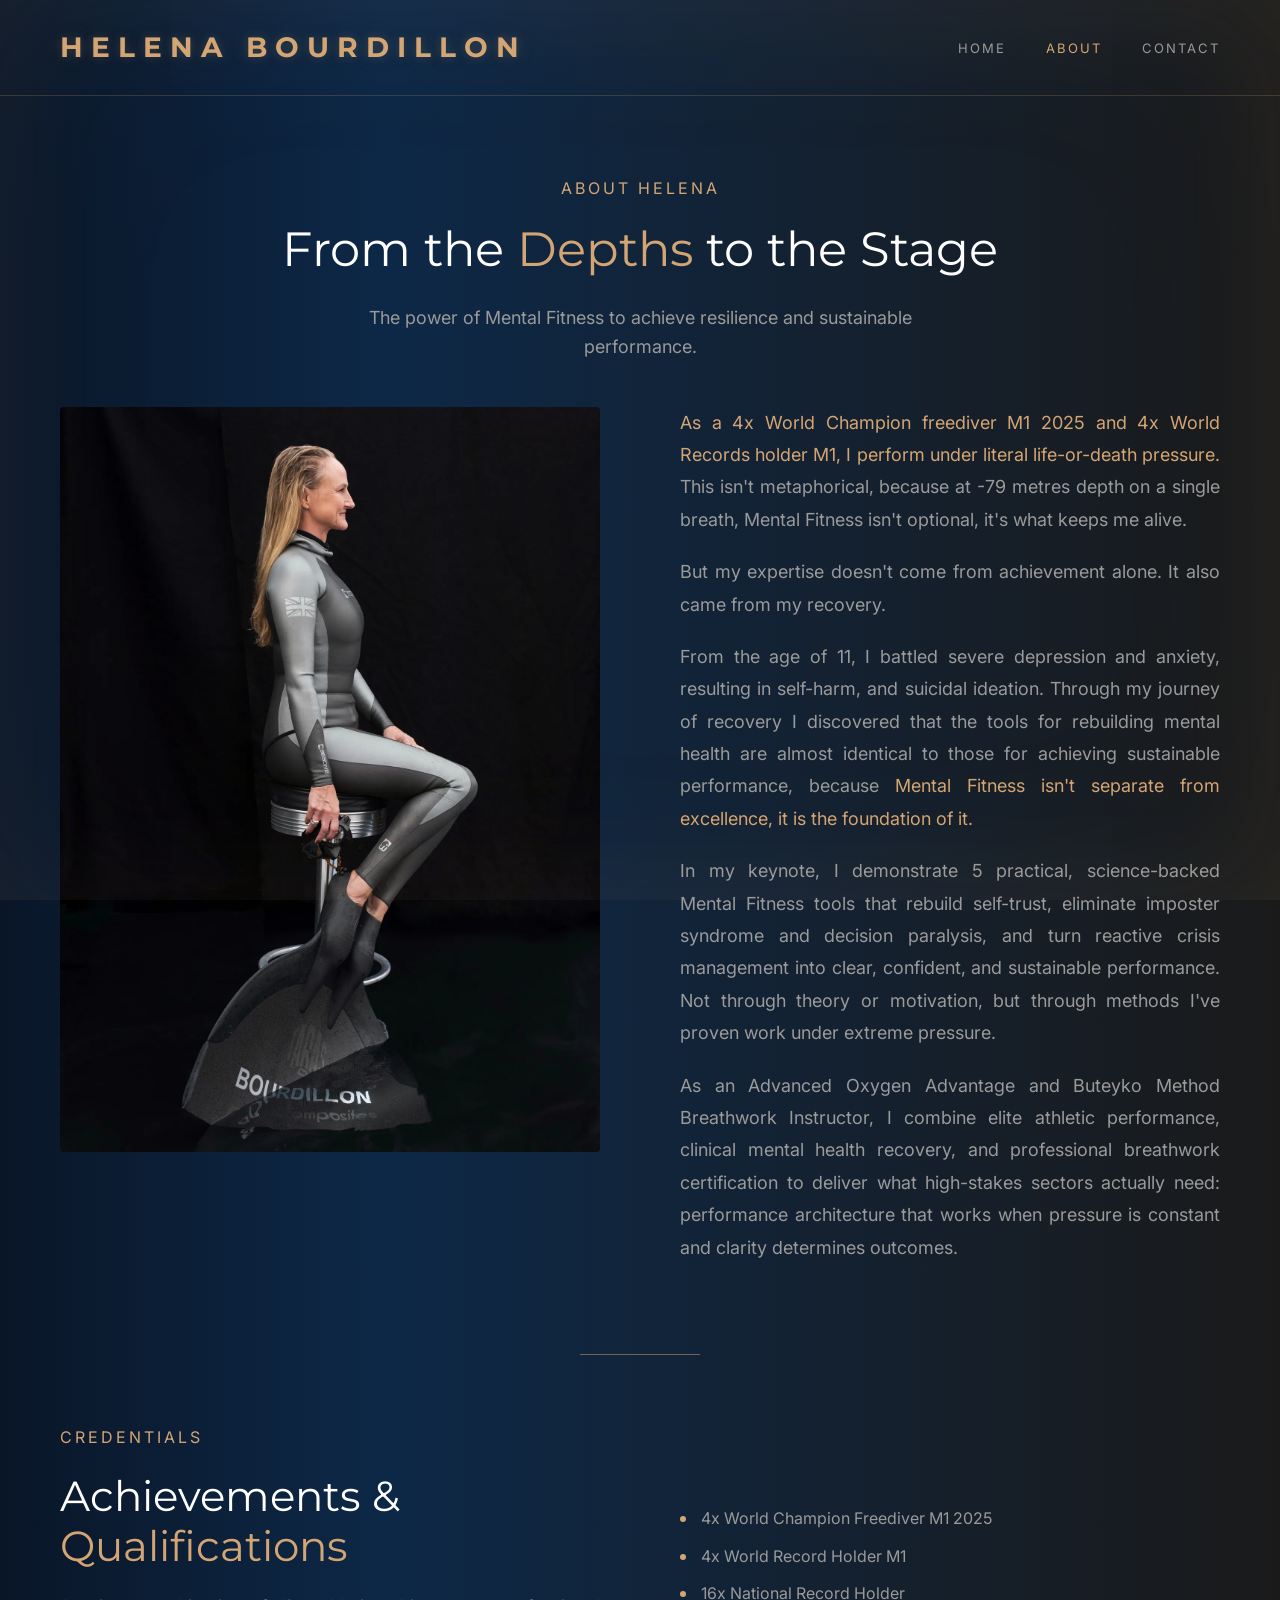
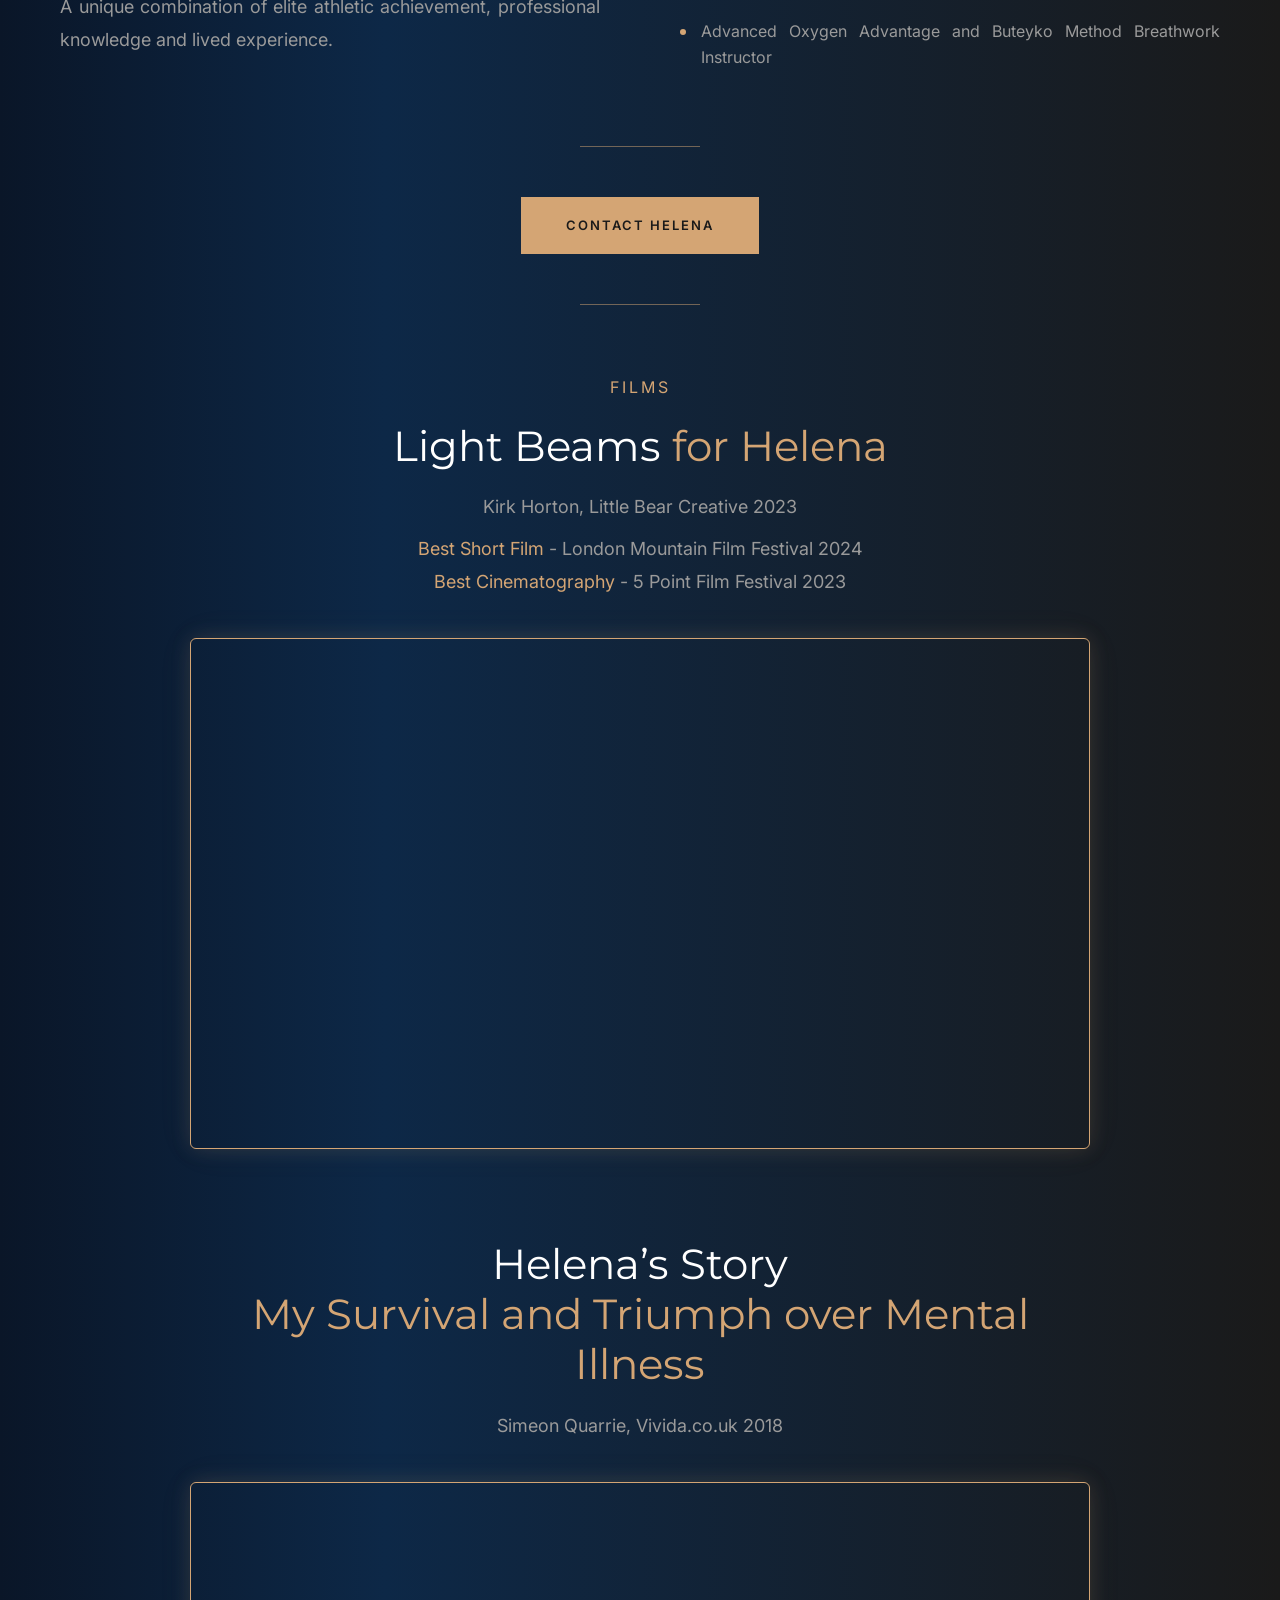
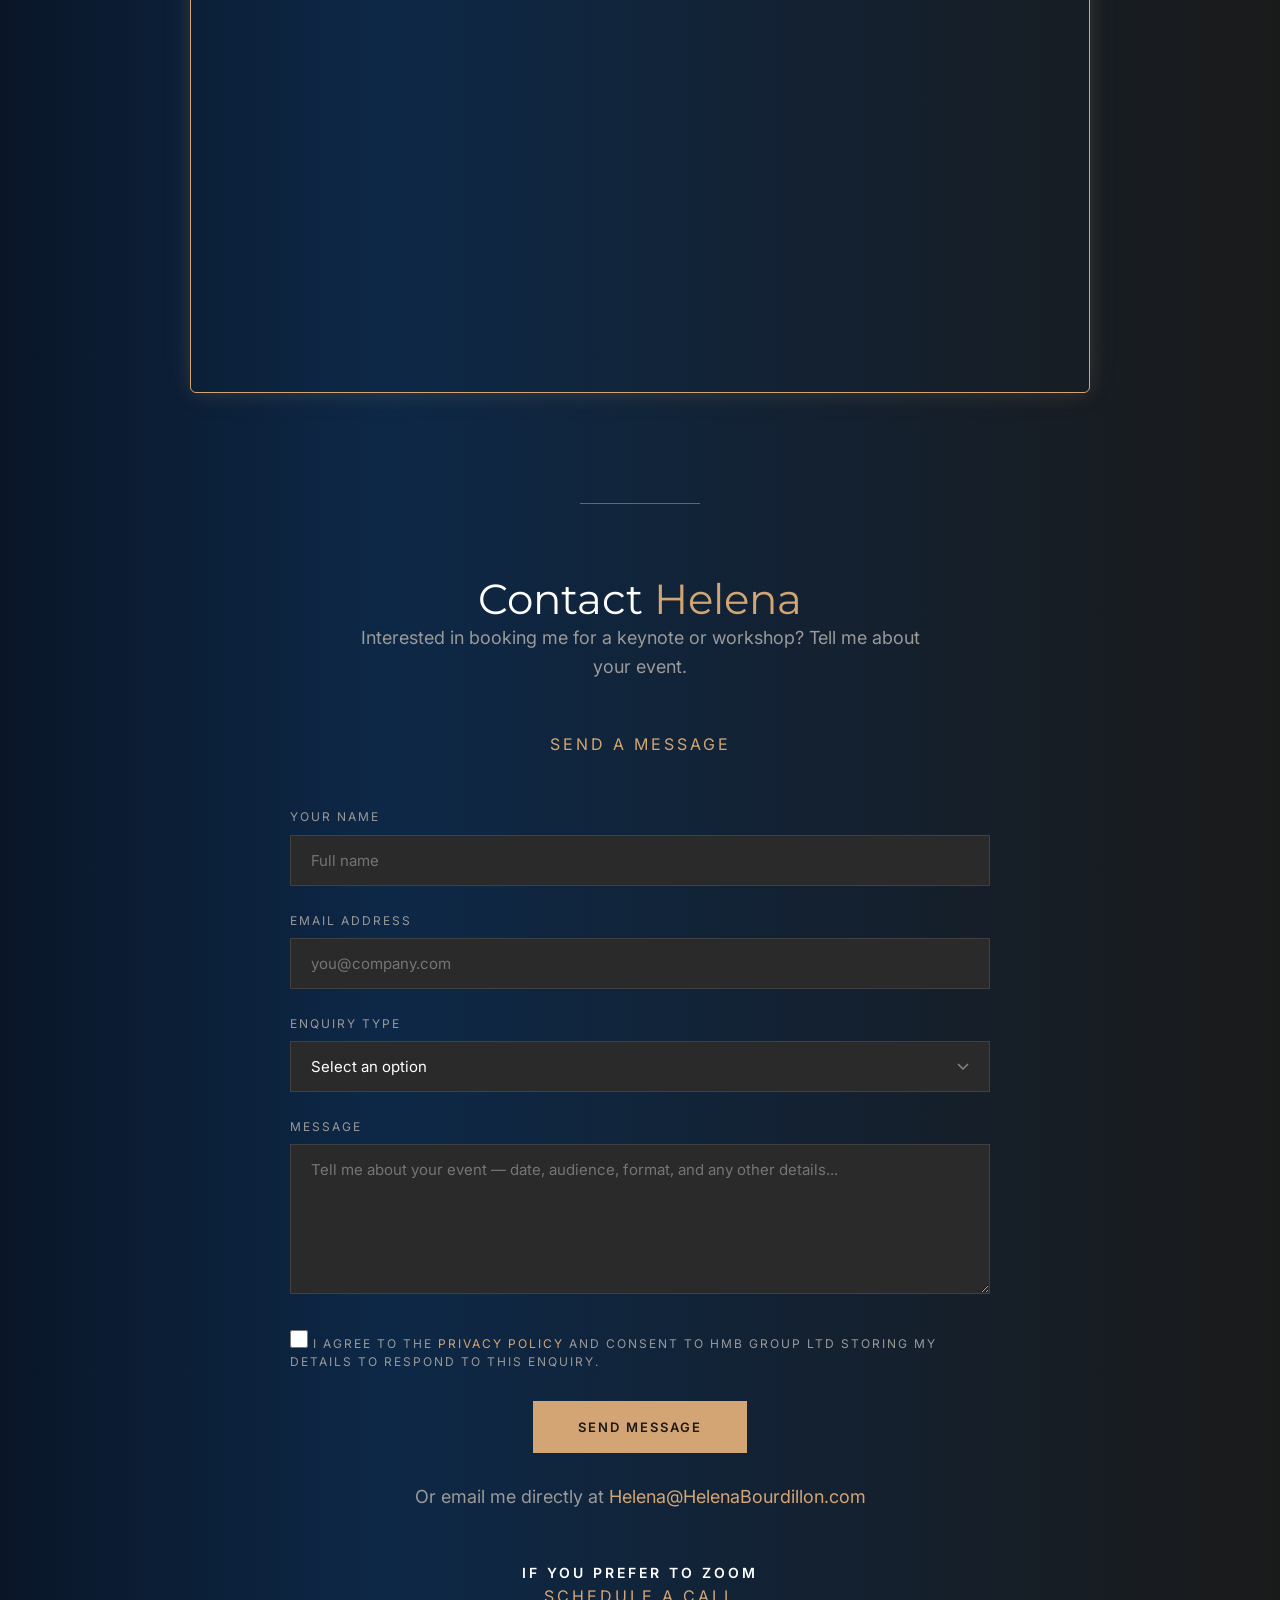
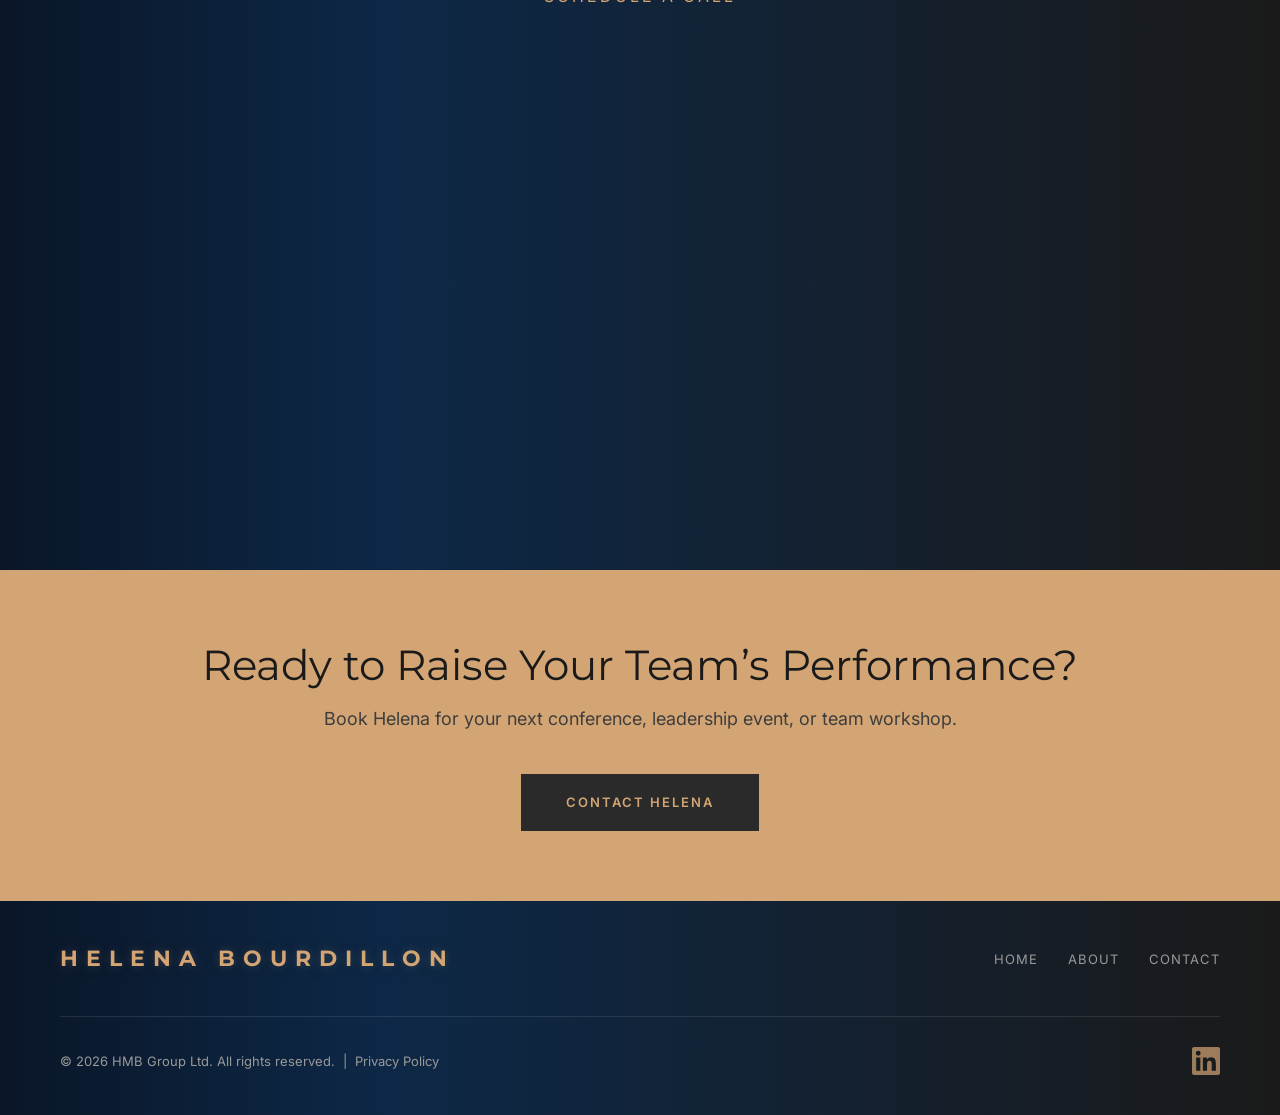
<file: about.html>
<!DOCTYPE html>
<html lang="en">
<head>
    <meta charset="UTF-8">
    <meta name="viewport" content="width=device-width, initial-scale=1.0">
    <title>About — Helena Bourdillon | 4x World Champion Freediver</title>
    <meta name="description" content="Helena Bourdillon is a 4x World Champion freediver, 4x World Record holder, and keynote speaker on mental fitness and resilience.">
    <link rel="canonical" href="https://helenabourdillon.com/about">
    <meta property="og:title" content="About — Helena Bourdillon | 4x World Champion Freediver">
    <meta property="og:description" content="Helena Bourdillon is a 4x World Champion freediver, 4x World Record holder, and keynote speaker on mental fitness and resilience.">
    <meta property="og:type" content="website">
    <meta property="og:url" content="https://helenabourdillon.com/about">
    <meta property="og:image" content="https://helenabourdillon.com/images/helena-monofin.jpeg">
    <meta property="og:site_name" content="Helena Bourdillon">
    <meta name="twitter:card" content="summary_large_image">
    <meta name="twitter:title" content="About — Helena Bourdillon | 4x World Champion Freediver">
    <meta name="twitter:description" content="Helena Bourdillon is a 4x World Champion freediver, 4x World Record holder, and keynote speaker on mental fitness and resilience.">
    <meta name="twitter:image" content="https://helenabourdillon.com/images/helena-monofin.jpeg">
    <link rel="icon" type="image/x-icon" href="/favicon.ico">
    <link rel="icon" type="image/svg+xml" href="/favicon.svg">
    <link rel="icon" type="image/png" sizes="32x32" href="/favicon-32x32.png">
    <link rel="icon" type="image/png" sizes="16x16" href="/favicon-16x16.png">
    <link rel="apple-touch-icon" sizes="180x180" href="/apple-touch-icon.png">
    <link rel="manifest" href="/site.webmanifest">
    <meta name="theme-color" content="#1a1a1a">
    <link rel="preconnect" href="https://fonts.googleapis.com">
    <link rel="preconnect" href="https://fonts.gstatic.com" crossorigin>
    <link href="https://fonts.googleapis.com/css2?family=Montserrat:wght@400;500;600;700&family=Playfair+Display:wght@400;600;700&family=Inter:wght@300;400;500;600&display=swap" rel="stylesheet" media="print" onload="this.media='all'">
    <link rel="stylesheet" href="css/styles.css">
</head>
<body class="page-about">

    <!-- Navigation -->
    <header class="site-header">
        <a href="index.html" class="logo">HELENA BOURDILLON</a>
        <nav>
            <ul class="nav-links">
                <li><a href="index.html">Home</a></li>
                <li><a href="about.html" class="active">About</a></li>
                <li><a href="#contact">Contact</a></li>
            </ul>
        </nav>
        <button class="nav-toggle" aria-label="Toggle navigation">
            <span></span>
            <span></span>
            <span></span>
        </button>
    </header>

    <main>

    <!-- Page Header -->
    <div class="page-header">
        <div class="section-label">About Helena</div>
        <h1>From the <span class="gold">Depths</span> to the Stage</h1>
        <p>The power of Mental Fitness to achieve resilience and sustainable performance.</p>
    </div>

    <!-- Bio Section -->
    <section class="section" style="padding-top: 15px;">
        <div class="container">
            <div class="content-grid fade-in">
                <div class="hero-image" style="height: auto; overflow: visible;">
                    <img src="images/helena-monofin.webp" alt="Helena Bourdillon with monofin" style="border-radius: 4px; width: 100%; height: auto; object-fit: initial;" width="1448" height="2000" loading="eager">
                </div>
                <div class="content-block" style="padding-top: 0;">
                    <p><span class="gold">As a 4x World Champion freediver M1 2025 and 4x World Records holder M1, I perform under literal life-or-death pressure.</span> This isn't metaphorical, because at -79 metres depth on a single breath, Mental Fitness isn't optional, it's what keeps me alive.</p>
                    <p>But my expertise doesn't come from achievement alone. It also came from my recovery.</p>
                    <p>From the age of 11, I battled severe depression and anxiety, resulting in self-harm, and suicidal ideation. Through my journey of recovery I discovered that the tools for rebuilding mental health are almost identical to those for achieving sustainable performance, because <span class="gold">Mental Fitness isn't separate from excellence, it is the foundation of it.</span></p>
                    <p>In my keynote, I demonstrate 5 practical, science-backed Mental Fitness tools that rebuild self-trust, eliminate imposter syndrome and decision paralysis, and turn reactive crisis management into clear, confident, and sustainable performance. Not through theory or motivation, but through methods I've proven work under extreme pressure.</p>
                    <p>As an Advanced Oxygen Advantage and Buteyko Method Breathwork Instructor, I combine elite athletic performance, clinical mental health recovery, and professional breathwork certification to deliver what high-stakes sectors actually need: performance architecture that works when pressure is constant and clarity determines outcomes.</p>
                </div>
            </div>
        </div>
    </section>

    <div class="section-divider"></div>

    <!-- Credentials -->
    <section class="section">
        <div class="container">
            <div class="content-grid credentials-grid fade-in">
                <div class="content-block">
                    <div class="section-label">Credentials</div>
                    <h2 style="margin-bottom: 20px;">Achievements &amp; <span class="gold">Qualifications</span></h2>
                    <p style="text-align: justify;">A unique combination of elite athletic achievement, professional knowledge and lived experience.</p>
                </div>
                <div>
                    <ul class="credentials-list">
                        <li>4x World Champion Freediver M1 2025</li>
                        <li>4x World Record Holder M1</li>
                        <li>16x National Record Holder</li>
                        <li>Advanced Oxygen Advantage and Buteyko Method Breathwork Instructor</li>
                    </ul>
                </div>
            </div>
        </div>
    </section>

    <!-- Contact Button -->
    <div class="section-divider"></div>
    <div style="text-align: center; padding: 0;">
        <a href="#contact" class="btn btn-primary">Contact Helena</a>
    </div>
    <div class="section-divider"></div>

    <!-- Documentary -->
    <section class="section">
        <div class="container" style="text-align: center; max-width: 900px;">
            <div class="section-label fade-in">Films</div>
            <h2 class="fade-in">Light Beams <span class="gold">for Helena</span></h2>
            <p class="section-subtitle fade-in" style="margin: 20px auto 10px; text-align: center;">Kirk Horton, Little Bear Creative 2023</p>
            <p class="section-subtitle fade-in" style="margin: 0 auto 30px; text-align: center;"><span class="gold">Best Short Film</span> - London Mountain Film Festival 2024<br><span class="gold">Best Cinematography</span> - 5 Point Film Festival 2023</p>
            <div class="video-embed fade-in" style="margin: 40px auto;">
                <div style="padding: 56.25% 0 0 0; position: relative;">
                    <iframe src="https://player.vimeo.com/video/791215649?h=0&title=0&byline=0&portrait=0" style="position: absolute; top: 0; left: 0; width: 100%; height: 100%;" frameborder="0" allow="autoplay; fullscreen; picture-in-picture" allowfullscreen title="Light Beams for Helena — Documentary Film"></iframe>
                </div>
            </div>
            <h2 class="fade-in" style="margin-top: 90px;">Helena&rsquo;s Story<br><span class="gold">My Survival and Triumph over Mental Illness</span></h2>
            <p class="section-subtitle fade-in" style="margin: 20px auto 30px; text-align: center;">Simeon Quarrie, Vivida.co.uk 2018</p>
            <div class="video-embed fade-in" style="margin: 40px auto;">
                <div style="padding: 56.25% 0 0 0; position: relative;">
                    <iframe src="https://player.vimeo.com/video/294143855?h=0&title=0&byline=0&portrait=0" style="position: absolute; top: 0; left: 0; width: 100%; height: 100%;" frameborder="0" allow="autoplay; fullscreen; picture-in-picture" allowfullscreen title="Helena's Story — My Survival and Triumph over Mental Illness"></iframe>
                </div>
            </div>
        </div>
    </section>

    <div class="section-divider"></div>

    <!-- Contact Section -->
    <section id="contact" class="section">
        <div class="container">
            <div class="page-header" style="padding: 0 0 30px;">
                <h2>Contact <span class="gold">Helena</span></h2>
                <p>Interested in booking me for a keynote or workshop? Tell me about your event.</p>
                <div class="section-label">Send a Message</div>
            </div>
        </div>
        <div class="container" style="max-width: 700px;">
            <div class="fade-in">
                <form action="https://formspree.io/f/mlgwngnw" method="POST" id="contact-form">
                    <div class="form-group">
                        <label for="name">Your Name</label>
                        <input type="text" id="name" name="name" required placeholder="Full name">
                    </div>
                    <div class="form-group">
                        <label for="email">Email Address</label>
                        <input type="email" id="email" name="email" required placeholder="you@company.com">
                    </div>
                    <div class="form-group">
                        <label for="subject">Enquiry Type</label>
                        <select id="subject" name="subject" required>
                            <option value="" disabled selected>Select an option</option>
                            <option value="Keynote Booking">Keynote Booking</option>
                            <option value="Workshop Enquiry">Workshop Enquiry</option>
                            <option value="Media / Press">Media / Press</option>
                            <option value="Other">Other</option>
                        </select>
                    </div>
                    <div class="form-group">
                        <label for="message">Message</label>
                        <textarea id="message" name="message" required placeholder="Tell me about your event — date, audience, format, and any other details..."></textarea>
                    </div>
                    <div class="form-group form-consent">
                        <label class="consent-label">
                            <input type="checkbox" name="consent" required>
                            <span>I agree to the <a href="privacy.html" style="color: var(--color-gold);">Privacy Policy</a> and consent to HMB Group Ltd storing my details to respond to this enquiry.</span>
                        </label>
                    </div>
                    <div style="text-align: center;">
                        <button type="submit" class="btn btn-primary">Send Message</button>
                    </div>
                </form>
                <p style="text-align: center; margin-top: 30px; color: var(--color-text-secondary);">Or email me directly at <a href="mailto:Helena@HelenaBourdillon.com" style="color: var(--color-gold);">Helena@HelenaBourdillon.com</a></p>
                <p style="text-align: center; margin-top: 50px; margin-bottom: -20px; font-size: 14px; font-weight: 600; color: #ffffff; letter-spacing: 3px; text-transform: uppercase;">If You Prefer to Zoom</p>
            </div>
        </div>
    </section>

    <!-- Book a Call -->
    <section class="section" id="book-a-call" style="padding-top: 0;">
        <div class="container">
            <div class="fade-in" style="text-align: center; margin-bottom: 40px;">
                <div class="section-label">Schedule a Call</div>
            </div>
            <div class="fade-in">
                <!-- Cal inline embed code -->
                <div id="my-cal-inline" style="width:100%;height:500px;overflow:scroll"></div>
                <script type="text/javascript">
                (function (C, A, L) { let p = function (a, ar) { a.q.push(ar); }; let d = C.document; C.Cal = C.Cal || function () { let cal = C.Cal; let ar = arguments; if (!cal.loaded) { cal.ns = {}; cal.q = cal.q || []; d.head.appendChild(d.createElement("script")).src = A; cal.loaded = true; } if (ar[0] === L) { const api = function () { p(api, arguments); }; const namespace = ar[1]; api.q = api.q || []; if(typeof namespace === "string"){cal.ns[namespace] = cal.ns[namespace] || api;p(cal.ns[namespace], ar);p(cal, ["initNamespace", namespace]);} else p(cal, ar); return;} p(cal, ar); }; })(window, "https://app.cal.com/embed/embed.js", "init");
                Cal("init", {origin:"https://cal.com"});
                Cal("inline", {
                  elementOrSelector:"#my-cal-inline",
                  calLink: "helenabourdillon",
                  layout: "month_view",
                  config: {
                    theme: "dark"
                  }
                });
                Cal("ui", {"hideEventTypeDetails":false,"layout":"month_view"});
                </script>
            </div>
        </div>
    </section>

    <!-- Contact CTA -->
    <section class="section-gold">
        <div class="cta-section">
            <h2>Ready to Raise Your Team&rsquo;s Performance?</h2>
            <p>Book Helena for your next conference, leadership event, or team workshop.</p>
            <a href="#contact" class="btn btn-dark">Contact Helena</a>
        </div>
    </section>

    </main>

    <!-- Footer -->
    <footer class="site-footer">
        <div class="footer-content">
            <a href="index.html" class="footer-logo">HELENA BOURDILLON</a>
            <ul class="footer-links">
                <li><a href="index.html">Home</a></li>
                <li><a href="about.html">About</a></li>
                <li><a href="#contact">Contact</a></li>
            </ul>
        </div>
        <div class="footer-bottom">
            <span>&copy; 2026 HMB Group Ltd. All rights reserved. &nbsp;|&nbsp; <a href="privacy.html">Privacy Policy</a></span>
            <div class="social-links">
                <a href="https://www.linkedin.com/in/helenabourdillon/" target="_blank" rel="noopener" aria-label="LinkedIn"><svg width="28" height="28" viewBox="0 0 24 24" fill="#d4a574"><path d="M20.447 20.452h-3.554v-5.569c0-1.328-.027-3.037-1.852-3.037-1.853 0-2.136 1.445-2.136 2.939v5.667H9.351V9h3.414v1.561h.046c.477-.9 1.637-1.85 3.37-1.85 3.601 0 4.267 2.37 4.267 5.455v6.286zM5.337 7.433a2.062 2.062 0 01-2.063-2.065 2.064 2.064 0 112.063 2.065zm1.782 13.019H3.555V9h3.564v11.452zM22.225 0H1.771C.792 0 0 .774 0 1.729v20.542C0 23.227.792 24 1.771 24h20.451C23.2 24 24 23.227 24 22.271V1.729C24 .774 23.2 0 22.222 0h.003z"/></svg></a>
            </div>
        </div>
    </footer>

    <script src="js/main.js"></script>
    <script defer src="https://cdn.vercel-insights.com/v1/script.js"></script>
</body>
</html>
</file>
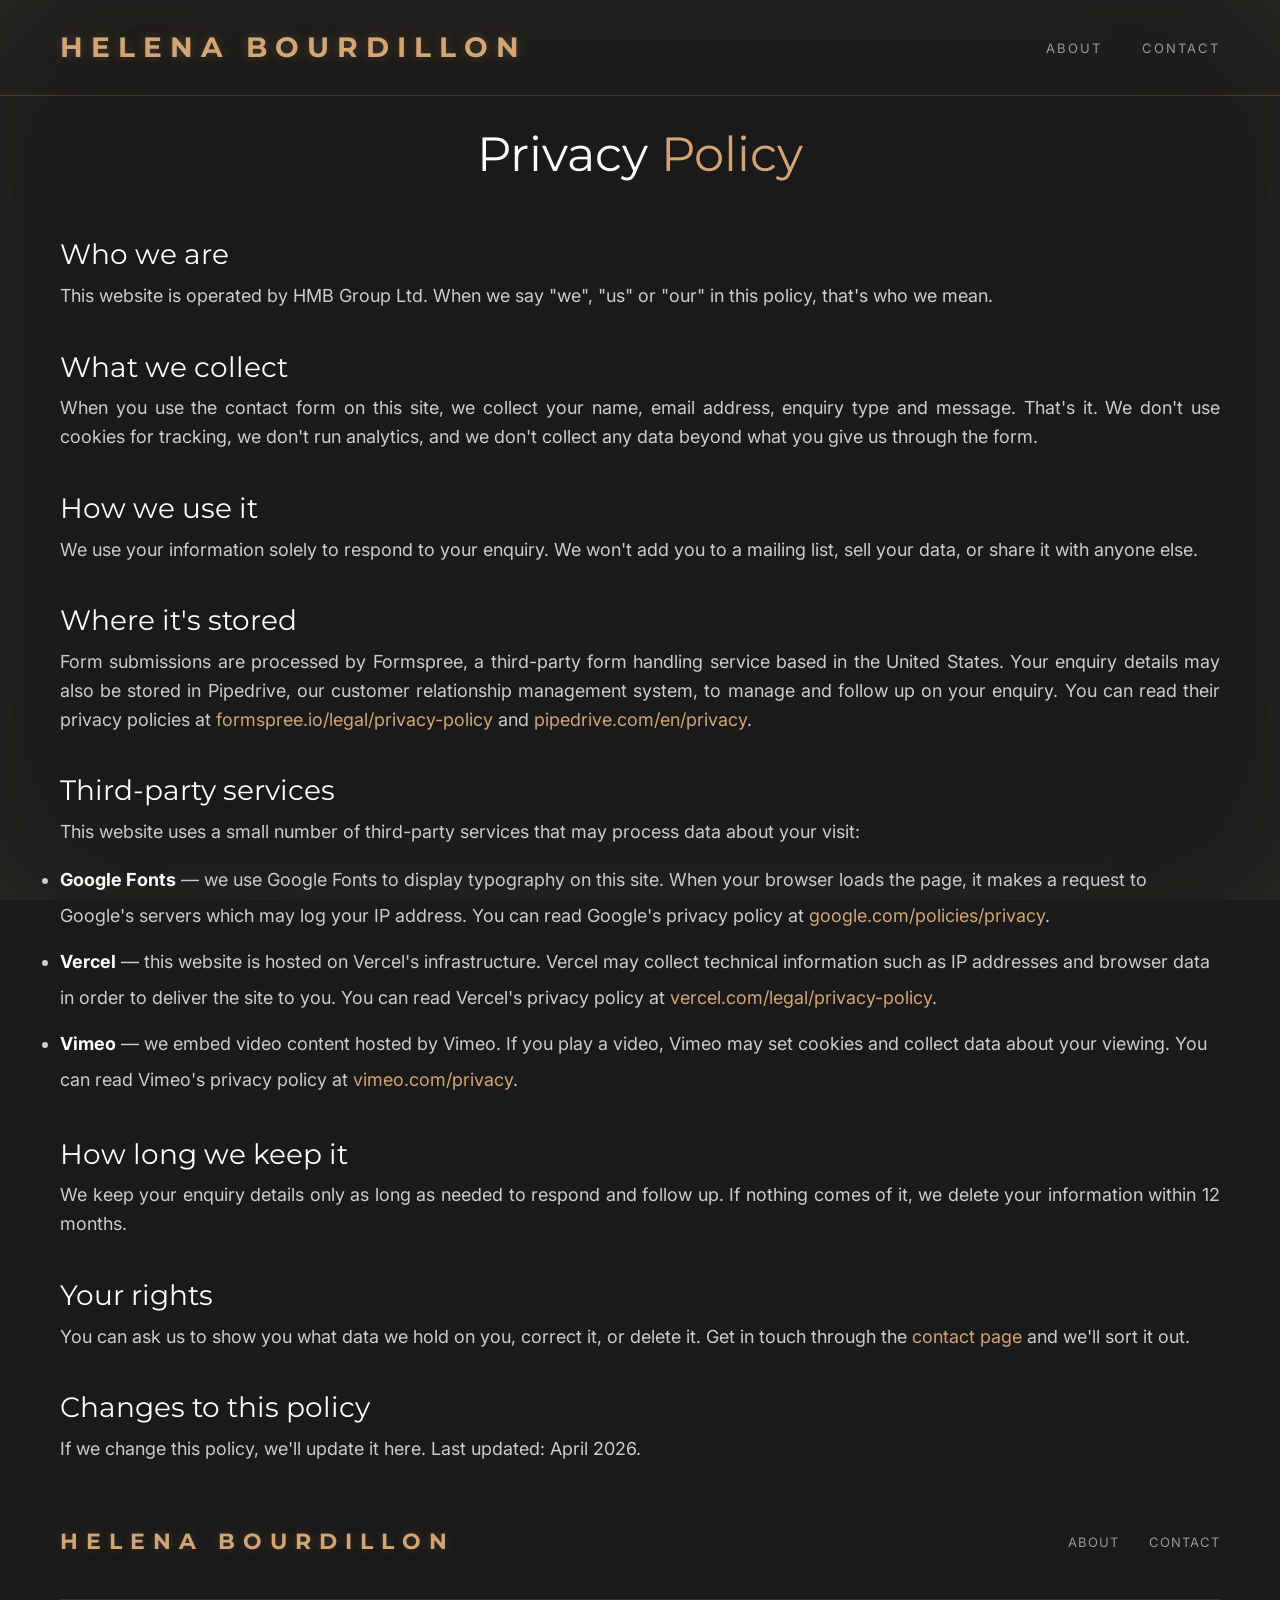
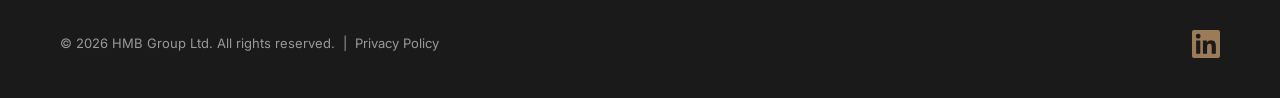
<file: privacy.html>
<!DOCTYPE html>
<html lang="en">
<head>
    <meta charset="UTF-8">
    <meta name="viewport" content="width=device-width, initial-scale=1.0">
    <title>Privacy Policy — Helena Bourdillon</title>
    <meta name="description" content="Privacy Policy for Helena Bourdillon's website, operated by HMB Group Ltd.">
    <link rel="canonical" href="https://helenabourdillon.com/privacy">
    <meta name="robots" content="noindex, follow">
    <link rel="icon" type="image/x-icon" href="/favicon.ico">
    <link rel="icon" type="image/svg+xml" href="/favicon.svg">
    <link rel="icon" type="image/png" sizes="32x32" href="/favicon-32x32.png">
    <link rel="icon" type="image/png" sizes="16x16" href="/favicon-16x16.png">
    <link rel="apple-touch-icon" sizes="180x180" href="/apple-touch-icon.png">
    <link rel="manifest" href="/site.webmanifest">
    <meta name="theme-color" content="#1a1a1a">
    <link rel="preconnect" href="https://fonts.googleapis.com">
    <link rel="preconnect" href="https://fonts.gstatic.com" crossorigin>
    <link href="https://fonts.googleapis.com/css2?family=Montserrat:wght@400;500;600;700&family=Playfair+Display:wght@400;600;700&family=Inter:wght@300;400;500;600&display=swap" rel="stylesheet" media="print" onload="this.media='all'">
    <link rel="stylesheet" href="css/styles.css">
</head>
<body>

    <!-- Navigation -->
    <header class="site-header">
        <a href="index.html" class="logo">HELENA BOURDILLON</a>
        <nav>
            <ul class="nav-links">
                <li><a href="about.html">About</a></li>
                <li><a href="index.html#contact">Contact</a></li>
            </ul>
        </nav>
        <button class="nav-toggle" aria-label="Toggle navigation">
            <span></span>
            <span></span>
            <span></span>
        </button>
    </header>

    <main>

    <!-- Page Header -->
    <div class="page-header">
        <h1>Privacy <span class="gold">Policy</span></h1>
    </div>

    <!-- Privacy Content -->
    <section class="section">
        <div class="container">
            <div class="fade-in">

                <h3>Who we are</h3>
                <p style="margin-top: 10px; color: #cccccc; text-align: justify;">This website is operated by HMB Group Ltd. When we say "we", "us" or "our" in this policy, that's who we mean.</p>

                <h3 style="margin-top: 40px;">What we collect</h3>
                <p style="margin-top: 10px; color: #cccccc; text-align: justify;">When you use the contact form on this site, we collect your name, email address, enquiry type and message. That's it. We don't use cookies for tracking, we don't run analytics, and we don't collect any data beyond what you give us through the form.</p>

                <h3 style="margin-top: 40px;">How we use it</h3>
                <p style="margin-top: 10px; color: #cccccc; text-align: justify;">We use your information solely to respond to your enquiry. We won't add you to a mailing list, sell your data, or share it with anyone else.</p>

                <h3 style="margin-top: 40px;">Where it's stored</h3>
                <p style="margin-top: 10px; color: #cccccc; text-align: justify;">Form submissions are processed by Formspree, a third-party form handling service based in the United States. Your enquiry details may also be stored in Pipedrive, our customer relationship management system, to manage and follow up on your enquiry. You can read their privacy policies at <a href="https://formspree.io/legal/privacy-policy" target="_blank" rel="noopener" style="color: var(--color-gold);">formspree.io/legal/privacy-policy</a> and <a href="https://www.pipedrive.com/en/privacy" target="_blank" rel="noopener" style="color: var(--color-gold);">pipedrive.com/en/privacy</a>.</p>

                <h3 style="margin-top: 40px;">Third-party services</h3>
                <p style="margin-top: 10px; color: #cccccc; text-align: justify;">This website uses a small number of third-party services that may process data about your visit:</p>
                <ul style="margin-top: 15px; color: #cccccc; line-height: 2;">
                    <li><strong style="color: #ffffff;">Google Fonts</strong> — we use Google Fonts to display typography on this site. When your browser loads the page, it makes a request to Google's servers which may log your IP address. You can read Google's privacy policy at <a href="https://policies.google.com/privacy" target="_blank" rel="noopener" style="color: var(--color-gold);">google.com/policies/privacy</a>.</li>
                    <li style="margin-top: 10px;"><strong style="color: #ffffff;">Vercel</strong> — this website is hosted on Vercel's infrastructure. Vercel may collect technical information such as IP addresses and browser data in order to deliver the site to you. You can read Vercel's privacy policy at <a href="https://vercel.com/legal/privacy-policy" target="_blank" rel="noopener" style="color: var(--color-gold);">vercel.com/legal/privacy-policy</a>.</li>
                    <li style="margin-top: 10px;"><strong style="color: #ffffff;">Vimeo</strong> — we embed video content hosted by Vimeo. If you play a video, Vimeo may set cookies and collect data about your viewing. You can read Vimeo's privacy policy at <a href="https://vimeo.com/privacy" target="_blank" rel="noopener" style="color: var(--color-gold);">vimeo.com/privacy</a>.</li>
                </ul>

                <h3 style="margin-top: 40px;">How long we keep it</h3>
                <p style="margin-top: 10px; color: #cccccc; text-align: justify;">We keep your enquiry details only as long as needed to respond and follow up. If nothing comes of it, we delete your information within 12 months.</p>

                <h3 style="margin-top: 40px;">Your rights</h3>
                <p style="margin-top: 10px; color: #cccccc; text-align: justify;">You can ask us to show you what data we hold on you, correct it, or delete it. Get in touch through the <a href="contact.html" style="color: var(--color-gold);">contact page</a> and we'll sort it out.</p>

                <h3 style="margin-top: 40px;">Changes to this policy</h3>
                <p style="margin-top: 10px; color: #cccccc; text-align: justify;">If we change this policy, we'll update it here. Last updated: April 2026.</p>

            </div>
        </div>
    </section>

    </main>

    <!-- Footer -->
    <footer class="site-footer">
        <div class="footer-content">
            <a href="index.html" class="footer-logo">HELENA BOURDILLON</a>
            <ul class="footer-links">
                <li><a href="about.html">About</a></li>
                <li><a href="index.html#contact">Contact</a></li>
            </ul>
        </div>
        <div class="footer-bottom">
            <span>&copy; 2026 HMB Group Ltd. All rights reserved. &nbsp;|&nbsp; <a href="privacy.html">Privacy Policy</a></span>
            <div class="social-links">
                <a href="https://www.linkedin.com/in/helenabourdillon/" target="_blank" rel="noopener" aria-label="LinkedIn"><svg width="28" height="28" viewBox="0 0 24 24" fill="#d4a574"><path d="M20.447 20.452h-3.554v-5.569c0-1.328-.027-3.037-1.852-3.037-1.853 0-2.136 1.445-2.136 2.939v5.667H9.351V9h3.414v1.561h.046c.477-.9 1.637-1.85 3.37-1.85 3.601 0 4.267 2.37 4.267 5.455v6.286zM5.337 7.433a2.062 2.062 0 01-2.063-2.065 2.064 2.064 0 112.063 2.065zm1.782 13.019H3.555V9h3.564v11.452zM22.225 0H1.771C.792 0 0 .774 0 1.729v20.542C0 23.227.792 24 1.771 24h20.451C23.2 24 24 23.227 24 22.271V1.729C24 .774 23.2 0 22.222 0h.003z"/></svg></a>
            </div>
        </div>
    </footer>

    <script src="js/main.js"></script>
    <script defer src="https://cdn.vercel-insights.com/v1/script.js"></script>
</body>
</html>
</file>
<file: css/styles.css>
/* ============================================
   Helena Bourdillon — Speaker Website
   Design System & Styles
   ============================================ */

/* --- CSS Custom Properties --- */
:root {
    --color-bg: #1a1a1a;
    --color-bg-dark: #0d0d0d;
    --color-bg-elevated: #2a2a2a;
    --color-gold: #d4a574;
    --color-gold-hover: #e8c49a;
    --color-text: #ffffff;
    --color-text-secondary: #9a9a9a;
    --color-text-muted: #999999;
    --color-text-subtle: #aaaaaa;
    --color-border-gold: rgba(212, 165, 116, 0.2);
    --color-border-light: rgba(255, 255, 255, 0.1);
    --font-heading: 'Montserrat', sans-serif;
    --font-body: 'Inter', sans-serif;
    --font-logo: 'Montserrat', sans-serif;
}

/* --- Reset & Base --- */
*, *::before, *::after {
    margin: 0;
    padding: 0;
    box-sizing: border-box;
}

html {
    scroll-behavior: smooth;
}

body {
    font-family: var(--font-body);
    font-size: 18px;
    background: var(--color-bg);
    color: var(--color-text);
    line-height: 1.6;
    -webkit-font-smoothing: antialiased;
    -moz-osx-font-smoothing: grayscale;
}

/* --- Subtle Gold Edge Glow (Vignette) --- */
body::after {
    content: '';
    position: fixed;
    top: 0;
    left: 0;
    width: 100vw;
    height: 100vh;
    pointer-events: none;
    z-index: 9999;
    box-shadow: inset 0 0 120px rgba(232, 196, 154, 0.06),
                inset 0 0 300px rgba(232, 196, 154, 0.03);
}

img {
    max-width: 100%;
    height: auto;
    display: block;
}

a {
    color: inherit;
    text-decoration: none;
}

/* --- Typography --- */
h1, h2, h3, h4 {
    font-family: var(--font-heading);
    font-weight: 400;
    line-height: 1.2;
}

h1 { font-size: 52px; }
h2 { font-size: 42px; }
h3 { font-size: 28px; }
h4 { font-size: 20px; }

.gold { color: var(--color-gold); }

/* --- Buttons --- */
.btn {
    display: inline-block;
    padding: 18px 45px;
    font-size: 13px;
    letter-spacing: 2px;
    text-transform: uppercase;
    font-weight: 600;
    font-family: var(--font-body);
    transition: all 0.3s ease;
    cursor: pointer;
    border: none;
}

.btn-primary {
    background: var(--color-gold);
    color: var(--color-bg);
}

.btn-primary:hover {
    background: var(--color-gold-hover);
}

.btn-outline {
    background: transparent;
    border: 1px solid var(--color-gold);
    color: var(--color-gold);
}

.btn-outline:hover {
    background: var(--color-gold);
    color: var(--color-bg);
}

.btn-dark {
    background: var(--color-bg-elevated);
    color: var(--color-gold);
}

.btn-dark:hover {
    background: #333333;
    color: var(--color-gold-hover);
}

/* --- Navigation --- */
.site-header {
    display: flex;
    justify-content: space-between;
    align-items: center;
    padding: 25px 60px;
    border-bottom: 1px solid var(--color-border-gold);
    position: relative;
    z-index: 100;
}

.site-header.scrolled {
    background: rgba(10, 22, 40, 0.95);
    backdrop-filter: blur(10px);
    position: fixed;
    top: 0;
    left: 0;
    right: 0;
}

.logo {
    font-family: var(--font-logo);
    font-size: 28px;
    font-weight: 700;
    color: var(--color-gold);
    letter-spacing: 8px;
    text-transform: uppercase;
    text-shadow: 0 0 10px rgba(212, 165, 116, 0.2), 0 0 25px rgba(212, 165, 116, 0.12);
}

.nav-links {
    display: flex;
    gap: 40px;
    list-style: none;
}

.nav-links a {
    color: #999;
    font-size: 13px;
    letter-spacing: 2px;
    text-transform: uppercase;
    transition: color 0.3s;
}

.nav-links a:hover,
.nav-links a.active {
    color: var(--color-gold);
}

.nav-toggle {
    display: none;
    background: none;
    border: none;
    cursor: pointer;
    padding: 5px;
}

.nav-toggle span {
    display: block;
    width: 28px;
    height: 2px;
    background: var(--color-gold);
    margin: 6px 0;
    transition: all 0.3s;
}

.nav-toggle.open span:nth-child(1) {
    transform: rotate(45deg) translate(5px, 6px);
}

.nav-toggle.open span:nth-child(2) {
    opacity: 0;
}

.nav-toggle.open span:nth-child(3) {
    transform: rotate(-45deg) translate(5px, -6px);
}

/* --- Page Background Gradients --- */
.page-home,
.page-about {
    background: linear-gradient(to right, #0a1628 0%, #0d2847 30%, #1a1a1a 100%);
}

/* --- Hero Section --- */
.hero {
    display: grid;
    grid-template-columns: 1fr 1fr;
    align-items: start;
    padding: 60px;
    padding-top: 80px;
    padding-bottom: 30px;
    gap: 30px 60px;
}

.hero h1 {
    grid-column: 1 / -1;
    margin-bottom: 30px;
    line-height: 1.15;
}

.hero-content {
    display: flex;
    flex-direction: column;
    align-items: center;
    padding-top: 30px;
}

.hero-content p {
    font-size: 18px;
    color: var(--color-text-secondary);
    line-height: 1.8;
    margin-bottom: 20px;
    text-align: justify;
    align-self: stretch;
}

.hero-content p:last-of-type {
    margin-bottom: 0;
}

.hero-buttons {
    display: grid;
    grid-template-columns: 1fr 1fr;
    gap: 60px;
    padding: 20px 60px 30px;
}

.hero-buttons .btn {
    text-align: center;
    min-width: 230px;
}

.hero-buttons .btn:first-child {
    justify-self: end;
}

.hero-buttons .btn:last-child {
    justify-self: start;
}

.hero-image {
    height: 400px;
    border-radius: 8px;
    overflow: hidden;
}

.hero-image img {
    width: 100%;
    height: 100%;
    object-fit: cover;
    object-position: center top;
}

/* --- Credentials Strip --- */
.credentials-section {
    padding: 20px 60px;
}

.credentials {
    display: grid;
    grid-template-columns: repeat(3, 1fr);
    justify-items: center;
    max-width: 1200px;
    margin: 0 auto;
    text-align: center;
}

.credential-number {
    font-family: var(--font-heading);
    font-size: 42px;
    color: var(--color-gold);
}

.credential-label {
    font-size: 12px;
    color: var(--color-gold);
    text-transform: uppercase;
    letter-spacing: 2px;
    margin-top: 5px;
}

/* --- Client Logos --- */
.logos-section {
    background: transparent;
    padding: 20px 60px;
}

.logos-label {
    text-align: center;
    font-size: 12px;
    color: var(--color-gold);
    letter-spacing: 3px;
    text-transform: uppercase;
    margin-bottom: 35px;
}

.logos-grid {
    display: flex;
    flex-direction: column;
    gap: 50px;
    max-width: 1200px;
    margin: 0 auto;
}

.logos-row {
    display: flex;
    justify-content: center;
    align-items: center;
    gap: 40px 90px;
    flex-wrap: wrap;
}

.client-logo {
    height: 30px;
    width: auto;
    max-width: 140px;
    object-fit: contain;
    filter: brightness(0) invert(1);
    opacity: 0.7;
    transition: opacity 0.3s;
}

.client-logo:hover {
    opacity: 1;
}

/* --- Section Divider --- */
.section-divider {
    width: 120px;
    height: 1px;
    background: var(--color-gold);
    margin: 50px auto;
    opacity: 0.5;
}

/* --- Section Styles --- */
.section {
    padding: 20px 60px;
}

.section-dark {
    background: var(--color-bg-dark);
}

.section-gold {
    background: var(--color-gold);
    color: var(--color-bg);
}

.section-label {
    font-size: 16px;
    color: var(--color-gold);
    letter-spacing: 3px;
    text-transform: uppercase;
    margin-bottom: 20px;
}

.section-title {
    margin-bottom: 20px;
}

.section-subtitle {
    font-size: 18px;
    color: var(--color-text-secondary);
    line-height: 1.8;
    max-width: 700px;
    text-align: justify;
}

.container {
    max-width: 1200px;
    margin: 0 auto;
}

/* --- Keynote Teaser --- */
.keynote-grid {
    display: grid;
    grid-template-columns: 1fr 1fr;
    gap: 50px;
    align-items: end;
    margin-top: 0;
}

.keynote-points {
    list-style: none;
    margin-top: 5px;
}

.keynote-points li {
    padding: 5px 0;
    padding-left: 30px;
    position: relative;
    color: var(--color-text-secondary);
    font-size: 18px;
    line-height: 1.6;
}

.keynote-points li::before {
    content: '';
    position: absolute;
    left: 0;
    top: 12px;
    width: 8px;
    height: 8px;
    background: var(--color-gold);
    border-radius: 50%;
}

.home-mobile-points {
    display: none;
}

/* --- I Speak At Grid --- */
.speak-at-grid {
    display: grid;
    grid-template-columns: 1fr 1fr;
    gap: 15px 60px;
    max-width: 700px;
    margin: 30px auto 0;
    text-align: center;
}

.speak-at-grid p {
    color: var(--color-text-secondary);
    font-size: 18px;
    margin: 0;
}

.keynote-points-centred {
    margin-top: 25px;
}

.keynote-points-centred p {
    color: #ffffff;
    font-size: 18px;
    font-weight: 400;
    line-height: 1.6;
    padding: 12px 0;
    text-align: center;
    margin: 0;
}

.keynote-points-centred p + p::before {
    content: '';
    display: block;
    width: 60px;
    height: 1px;
    background: var(--color-gold);
    opacity: 0.5;
    margin: 0 auto 12px;
}

/* --- Image Carousel --- */
.image-carousel-container {
    position: relative;
    display: flex;
    align-items: center;
    gap: 20px;
}

.image-carousel-track {
    position: relative;
    width: 100%;
    overflow: hidden;
    border-radius: 8px;
}

.image-carousel-slide {
    display: none;
    width: 100%;
    background: var(--color-bg-elevated);
    border-radius: 8px;
    height: 350px;
}

.image-carousel-slide.active {
    display: block;
}

.image-carousel-slide img {
    width: 100%;
    height: 100%;
    object-fit: cover;
    border-radius: 8px;
}

.image-carousel-slide.contain img {
    object-fit: contain;
}

.image-carousel-slide.crop-top img {
    object-position: top;
}

.image-carousel-dots {
    display: flex;
    justify-content: center;
    gap: 10px;
    margin-top: 20px;
}

.image-carousel-dots .dot {
    width: 10px;
    height: 10px;
    border-radius: 50%;
    background: var(--color-text-muted);
    cursor: pointer;
    transition: background 0.3s;
}

.image-carousel-dots .dot.active {
    background: var(--color-gold);
}

/* --- Video Embed --- */
.video-embed {
    border: 1px solid var(--color-gold);
    border-radius: 6px;
    padding: 4px;
    box-shadow: 0 0 20px rgba(212, 165, 116, 0.15), 0 0 40px rgba(212, 165, 116, 0.05);
}

.video-embed > div {
    border-radius: 4px;
    overflow: hidden;
}

/* --- Testimonials Carousel --- */
.carousel {
    margin-top: 40px;
    max-width: 750px;
    margin-left: auto;
    margin-right: auto;
}

.carousel-container {
    position: relative;
    overflow: hidden;
    transition: height 0.45s ease;
}

.carousel-track {
    display: flex;
    transition: transform 0.45s ease;
}

.testimonial-card {
    width: 100%;
    min-width: 100%;
    flex: 0 0 100%;
    background: linear-gradient(135deg, #0a1628 0%, #0d2847 30%, #1a1a1a 100%);
    padding: 45px 50px;
    border: 1px solid var(--color-border-light);
    position: relative;
    box-sizing: border-box;
    text-align: center;
    display: flex;
    flex-direction: column;
    justify-content: center;
}

.testimonial-quote-mark {
    font-family: var(--font-heading);
    font-size: 60px;
    color: var(--color-gold);
    line-height: 1;
    margin-bottom: 15px;
    text-align: center;
    text-shadow: 0 0 15px rgba(212, 165, 116, 0.4), 0 0 30px rgba(212, 165, 116, 0.35);
}

.testimonial-text {
    font-size: 18px;
    color: var(--color-text-secondary);
    line-height: 1.8;
    font-style: italic;
    text-align: center;
    margin-bottom: 25px;
}

.testimonial-author {
    font-weight: 600;
    font-size: 14px;
    color: var(--color-text);
}

.testimonial-role {
    font-size: 13px;
    color: var(--color-text-muted);
    margin-top: 3px;
}

/* Carousel arrows */
.carousel-btn {
    position: absolute;
    top: 50%;
    transform: translateY(-50%);
    background: none;
    border: 1px solid var(--color-gold);
    color: var(--color-gold);
    width: 44px;
    height: 44px;
    border-radius: 50%;
    cursor: pointer;
    display: flex;
    align-items: center;
    justify-content: center;
    transition: background 0.3s ease, color 0.3s ease;
    z-index: 2;
}

.carousel-btn:hover {
    background: var(--color-gold);
    color: var(--color-bg-dark);
}

.carousel-btn-prev {
    left: -60px;
}

.carousel-btn-next {
    right: -60px;
}

/* Carousel dots */
.carousel-dots {
    display: flex;
    justify-content: center;
    gap: 10px;
    margin-top: 30px;
}

.carousel-dot {
    width: 10px;
    height: 10px;
    border-radius: 50%;
    background: var(--color-text-muted);
    border: none;
    cursor: pointer;
    transition: background 0.3s ease, transform 0.3s ease;
    padding: 0;
}

.carousel-dot.active {
    background: var(--color-gold);
    transform: scale(1.2);
}

/* --- CTA Section --- */
.cta-section {
    text-align: center;
    padding: 70px 60px;
}

.cta-section h2 {
    margin-bottom: 15px;
}

.cta-section p {
    font-size: 18px;
    margin-bottom: 40px;
    text-align: center;
}

.section-gold .cta-section h2 {
    color: var(--color-bg);
}

.section-gold .cta-section p {
    color: #3d3d3d;
}

/* --- Footer --- */
.site-footer {
    background: transparent;
    padding: 40px 60px;
    border-top: none;
}

.footer-content {
    display: flex;
    justify-content: space-between;
    align-items: center;
    max-width: 1200px;
    margin: 0 auto;
}

.footer-logo {
    font-family: var(--font-logo);
    font-size: 22px;
    font-weight: 700;
    color: var(--color-gold);
    letter-spacing: 8px;
    text-decoration: none;
    text-transform: uppercase;
    text-shadow: 0 0 10px rgba(212, 165, 116, 0.2), 0 0 25px rgba(212, 165, 116, 0.12);
}

.footer-links {
    display: flex;
    gap: 30px;
    list-style: none;
}

.footer-links a {
    color: var(--color-text-muted);
    font-size: 13px;
    letter-spacing: 1px;
    text-transform: uppercase;
    transition: color 0.3s;
}

.footer-links a:hover {
    color: var(--color-gold);
}

.social-links {
    display: flex;
    gap: 20px;
    align-items: center;
}

.social-links a {
    display: flex;
    align-items: center;
    opacity: 0.7;
    transition: opacity 0.3s;
}

.social-links a:hover {
    opacity: 1;
}

.footer-bottom {
    display: flex;
    justify-content: space-between;
    align-items: center;
    margin-top: 40px;
    padding-top: 30px;
    border-top: 1px solid var(--color-border-light);
    font-size: 13px;
    color: var(--color-text-muted);
    max-width: 1200px;
    margin-left: auto;
    margin-right: auto;
}

/* --- Page Header (inner pages) --- */
.page-header {
    padding: 30px 60px 30px;
    text-align: center;
}

.page-header h1 {
    font-size: 48px;
    margin-bottom: 25px;
}

.page-header p {
    font-size: 18px;
    color: var(--color-text-secondary);
    max-width: 600px;
    margin: 0 auto 0;
}

.page-header .section-label {
    margin-top: 50px;
}

.page-header + .section {
    padding-top: 0;
}

#contact-form-section {
    padding-bottom: 0;
}

#book-a-call {
    padding-top: 50px;
}

/* --- Content Blocks --- */
.content-grid {
    display: grid;
    grid-template-columns: 1fr 1fr;
    gap: 80px;
    align-items: start;
}

.content-block p {
    font-size: 18px;
    color: var(--color-text-secondary);
    line-height: 1.8;
    margin-bottom: 20px;
    text-align: justify;
}

.content-block h3 {
    margin-bottom: 20px;
    color: var(--color-text);
}

/* --- Contact Form --- */
.form-group {
    margin-bottom: 25px;
}

.form-group label {
    display: block;
    font-size: 12px;
    letter-spacing: 2px;
    text-transform: uppercase;
    color: var(--color-text-muted);
    margin-bottom: 8px;
}

.form-group input,
.form-group textarea,
.form-group select {
    width: 100%;
    padding: 15px 20px;
    background: var(--color-bg-elevated);
    border: 1px solid var(--color-border-light);
    color: var(--color-text);
    font-family: var(--font-body);
    font-size: 15px;
    transition: border-color 0.3s;
}

.form-group input:focus,
.form-group textarea:focus,
.form-group select:focus {
    outline: none;
    border-color: var(--color-gold);
}

.form-group textarea {
    min-height: 150px;
    resize: vertical;
}

.form-group select {
    appearance: none;
    background-image: url("data:image/svg+xml,%3Csvg xmlns='http://www.w3.org/2000/svg' width='12' height='8'%3E%3Cpath d='M1 1l5 5 5-5' stroke='%23888' fill='none' stroke-width='1.5'/%3E%3C/svg%3E");
    background-repeat: no-repeat;
    background-position: right 20px center;
    cursor: pointer;
}

.form-group select option {
    background: var(--color-bg-elevated);
    color: var(--color-text);
}

.form-consent {
    margin-bottom: 30px;
}

.consent-label {
    display: flex;
    align-items: flex-start;
    gap: 12px;
    font-size: 14px;
    color: var(--color-text-secondary);
    cursor: pointer;
    line-height: 1.5;
    text-transform: none;
    letter-spacing: 0;
}

.consent-label input[type="checkbox"] {
    width: 18px;
    height: 18px;
    margin-top: 2px;
    flex-shrink: 0;
    accent-color: var(--color-gold);
    cursor: pointer;
}

/* --- Credential List (About page) --- */
.credentials-grid {
    align-items: end;
}

.credentials-list {
    list-style: none;
    margin-top: 30px;
}

.credentials-list li {
    padding: 6px 0;
    font-size: 16px;
    color: var(--color-text-secondary);
    border-bottom: none;
    display: flex;
    align-items: baseline;
    gap: 15px;
    text-align: justify;
}

.credentials-list li::before {
    content: '';
    width: 6px;
    height: 6px;
    background: var(--color-gold);
    border-radius: 50%;
    flex-shrink: 0;
    position: relative;
    top: -2px;
}

/* --- Speaking Topics Cards --- */
.topics-grid {
    display: grid;
    grid-template-columns: repeat(2, 1fr);
    gap: 30px;
    margin-top: 50px;
}

.topic-card {
    background: var(--color-bg-elevated);
    border: 1px solid var(--color-border-light);
    padding: 40px;
    transition: border-color 0.3s;
}

.topic-card:hover {
    border-color: var(--color-border-gold);
}

.topic-card h3 {
    color: var(--color-gold);
    font-size: 22px;
    margin-bottom: 15px;
}

.topic-card p {
    color: var(--color-text-secondary);
    font-size: 15px;
    line-height: 1.7;
}

/* --- Animations --- */
.fade-in {
    opacity: 0;
    transform: translateY(20px);
    transition: opacity 0.6s ease, transform 0.6s ease;
}

.fade-in.visible {
    opacity: 1;
    transform: translateY(0);
}

/* ============================================
   Responsive Design
   ============================================ */

/* Tablet */
@media (max-width: 1024px) {
    h1 { font-size: 44px; }
    h2 { font-size: 34px; }

    .carousel-btn-prev { left: -50px; }
    .carousel-btn-next { right: -50px; }

    .hero {
        padding: 40px;
        gap: 40px;
    }

    .hero-image {
        height: 450px;
    }

    .section {
        padding: 20px 40px;
    }

    .site-header {
        padding: 20px 40px;
    }

    .keynote-grid {
        gap: 40px;
    }

    .carousel-btn {
        display: none;
    }

    .carousel {
        max-width: 100%;
    }

    .testimonial-card {
        padding: 30px 25px;
    }

    .topics-grid {
        grid-template-columns: 1fr;
    }
}

/* Mobile */
@media (max-width: 768px) {
    h1 { font-size: 36px; }
    h2 { font-size: 28px; }
    h3 { font-size: 22px; }

    .site-header {
        padding: 18px 25px;
    }

    .nav-links {
        display: none;
        position: fixed;
        top: 0;
        left: 0;
        right: 0;
        bottom: 0;
        background: rgba(13, 13, 13, 0.98);
        flex-direction: column;
        justify-content: center;
        align-items: center;
        gap: 30px;
        z-index: 99;
    }

    .nav-links.open {
        display: flex;
    }

    .nav-links a {
        font-size: 18px;
        letter-spacing: 3px;
        color: var(--color-gold);
    }

    .nav-toggle {
        display: block;
        z-index: 101;
    }

    .hero {
        grid-template-columns: 1fr;
        padding: 30px 25px;
        min-height: auto;
        gap: 25px;
    }

    .hero h1 {
        order: 2;
    }

    .hero-content {
        order: 3;
    }

    .hero-image {
        order: 1;
        height: 350px;
    }

    .hero-content p {
        font-size: 16px;
    }

    .hero-buttons {
        grid-template-columns: 1fr;
        padding: 0 25px 30px;
        gap: 15px;
    }

    .hero-buttons .btn,
    .hero-buttons .btn:first-child,
    .hero-buttons .btn:last-child {
        justify-self: center;
    }

    .credentials {
        flex-direction: column;
        gap: 25px;
        text-align: center;
    }

    .credential-number {
        font-size: 36px;
    }

    .logos-section {
        padding: 20px 25px;
        overflow: hidden;
    }

    .logos-grid {
        gap: 20px;
        max-width: 100%;
    }

    .logos-row {
        gap: 25px 35px;
    }

    .client-logo {
        height: 22px;
        max-width: 100%;
    }

    .section {
        padding: 20px 25px;
    }

    .keynote-grid {
        grid-template-columns: 1fr;
        gap: 40px;
    }

    .content-grid {
        grid-template-columns: 1fr;
        gap: 40px;
    }

    .speak-at-grid {
        grid-template-columns: 1fr;
        gap: 10px;
    }

    .credentials-grid {
        align-items: start;
    }

    .credentials-list {
        margin-top: -25px;
    }

    #contact-form {
        text-align: center;
    }

    #my-cal-inline {
        height: 800px !important;
    }

    .audience-learn {
        margin-top: 25px !important;
    }

    .keynote-right {
        padding-top: 25px !important;
        text-align: center;
    }

    .hero-divider {
        margin-top: 30px;
    }

    .credentials-section {
        padding: 20px 25px;
    }

    .credentials-divider {
        margin-top: 0;
    }

    .home-desktop-points {
        display: none;
    }

    .home-mobile-points {
        display: block;
    }

    .cta-section {
        padding: 60px 25px;
    }

    .page-header {
        padding: 50px 25px 40px;
    }

    .page-header h1 {
        font-size: 36px;
    }

    .footer-content {
        flex-direction: column;
        gap: 25px;
        text-align: center;
    }

    .footer-links {
        flex-wrap: wrap;
        justify-content: center;
    }

    .site-footer {
        padding: 40px 25px;
    }
}

/* Small mobile */
@media (max-width: 480px) {
    h1 { font-size: 30px; }
    h2 { font-size: 24px; }

    .hero-image {
        height: 280px;
    }

    .btn {
        padding: 15px 35px;
        font-size: 12px;
        min-width: 280px;
        text-align: center;
    }
}
</file>
